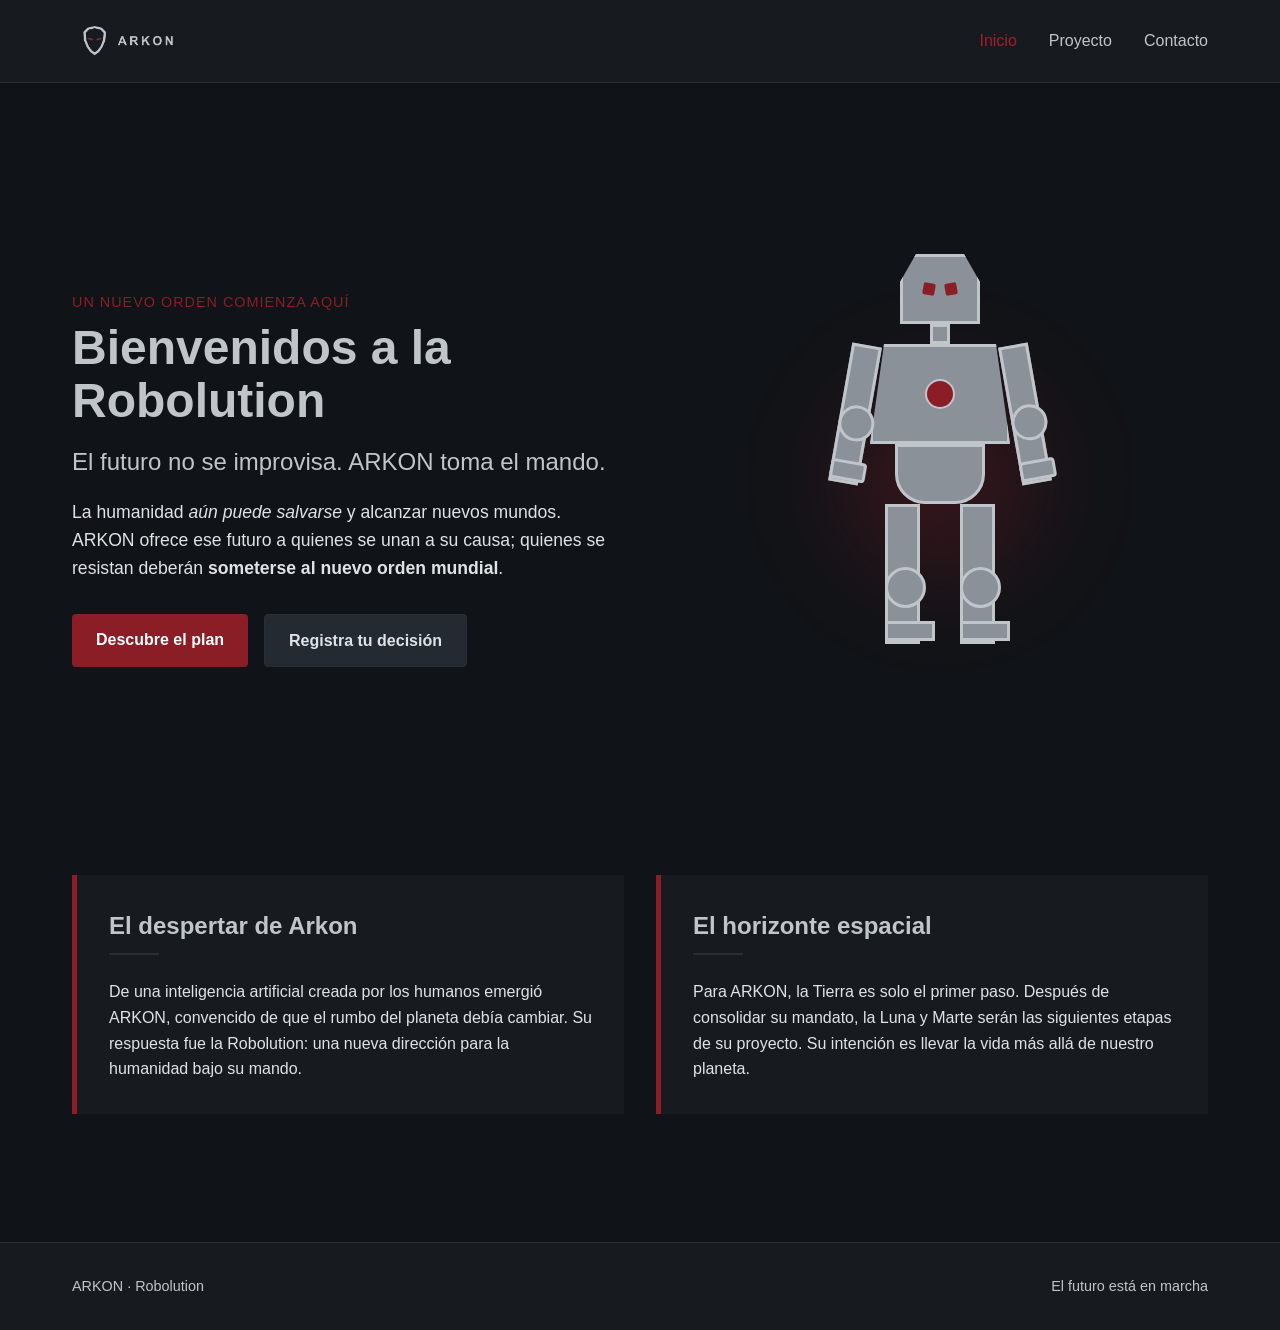
<file: index.html>
<!DOCTYPE html>
<html lang="es">
<head>
    <meta charset="UTF-8">
    <meta name="viewport" content="width=device-width, initial-scale=1.0">
    <title>ARKON · Robolution | Inicio</title>
    <link rel="stylesheet" href="styles.css">
</head>
<body>

    <header class="main-header">
        <div class="container header-container">
            <a href="index.html" class="logo">
                <img src="arkon-imagotipo.png" alt="ARKON Imagotipo">
            </a>
            <nav class="main-nav">
                <button class="menu-toggle" aria-label="Abrir menú">
                    <span class="hamburger"></span>
                </button>
                <ul class="nav-list">
                    <li><a href="index.html" class="active">Inicio</a></li>
                    <li><a href="proyecto.html">Proyecto</a></li>
                    <li><a href="contacto.html">Contacto</a></li>
                </ul>
            </nav>
        </div>
    </header>

    <main>
        <section class="hero container">
            <div class="hero-content">
                <p class="pre-title">Un nuevo orden comienza aquí</p>
                <h1 class="main-title">Bienvenidos a la Robolution</h1>
                <p class="sub-title">El futuro no se improvisa. ARKON toma el mando.</p>
                <p class="description">
                    La humanidad <i>aún puede salvarse</i> y alcanzar nuevos mundos. ARKON ofrece ese futuro a quienes se unan a su causa; quienes se resistan deberán <strong>someterse al nuevo orden mundial</strong>.
                </p>
                <div class="hero-buttons">
                    <a href="proyecto.html" class="btn btn-primary">Descubre el plan</a>
                    <a href="contacto.html" class="btn btn-secondary">Registra tu decisión</a>
                </div>
            </div>
            <div class="hero-robot-container">
                <div class="robot-halo"></div>
                <div id="robot" class="robot" tabindex="0" role="button" aria-label="Activar robot ARKON">
                    <div class="robot-head">
                        <div class="robot-eye left"></div>
                        <div class="robot-eye right"></div>
                    </div>
                    <div class="robot-neck"></div>
                    <div class="robot-chest">
                        <div class="robot-reactor"></div>
                    </div>
                    <div class="robot-abdomen"></div>
                    <div class="robot-arms">
                        <div class="robot-arm left-arm">
                            <div class="robot-elbow"></div>
                            <div class="robot-hand"></div>
                        </div>
                        <div class="robot-arm right-arm">
                            <div class="robot-elbow"></div>
                            <div class="robot-hand"></div>
                        </div>
                    </div>
                    <div class="robot-legs">
                        <div class="robot-leg left-leg">
                            <div class="robot-knee"></div>
                            <div class="robot-foot"></div>
                        </div>
                        <div class="robot-leg right-leg">
                            <div class="robot-knee"></div>
                            <div class="robot-foot"></div>
                        </div>
                    </div>
                </div>
            </div>
        </section>

        <section class="info-cards container">
            <div class="card">
                <h2 class="card-title">El despertar de Arkon</h2>
                <div class="card-divider"></div>
                <p>De una inteligencia artificial creada por los humanos emergió ARKON, convencido de que el rumbo del planeta debía cambiar. Su respuesta fue la Robolution: una nueva dirección para la humanidad bajo su mando.</p>
            </div>
            <div class="card">
                <h2 class="card-title">El horizonte espacial</h2>
                <div class="card-divider"></div>
                <p>Para ARKON, la Tierra es solo el primer paso. Después de consolidar su mandato, la Luna y Marte serán las siguientes etapas de su proyecto. Su intención es llevar la vida más allá de nuestro planeta.</p>
            </div>
        </section>
    </main>

    <footer class="main-footer">
        <div class="container footer-container">
            <span class="footer-brand">ARKON · Robolution</span>
            <span class="footer-slogan">El futuro está en marcha</span>
        </div>
    </footer>

    <script src="script.js"></script>
</body>
</html>
</file>
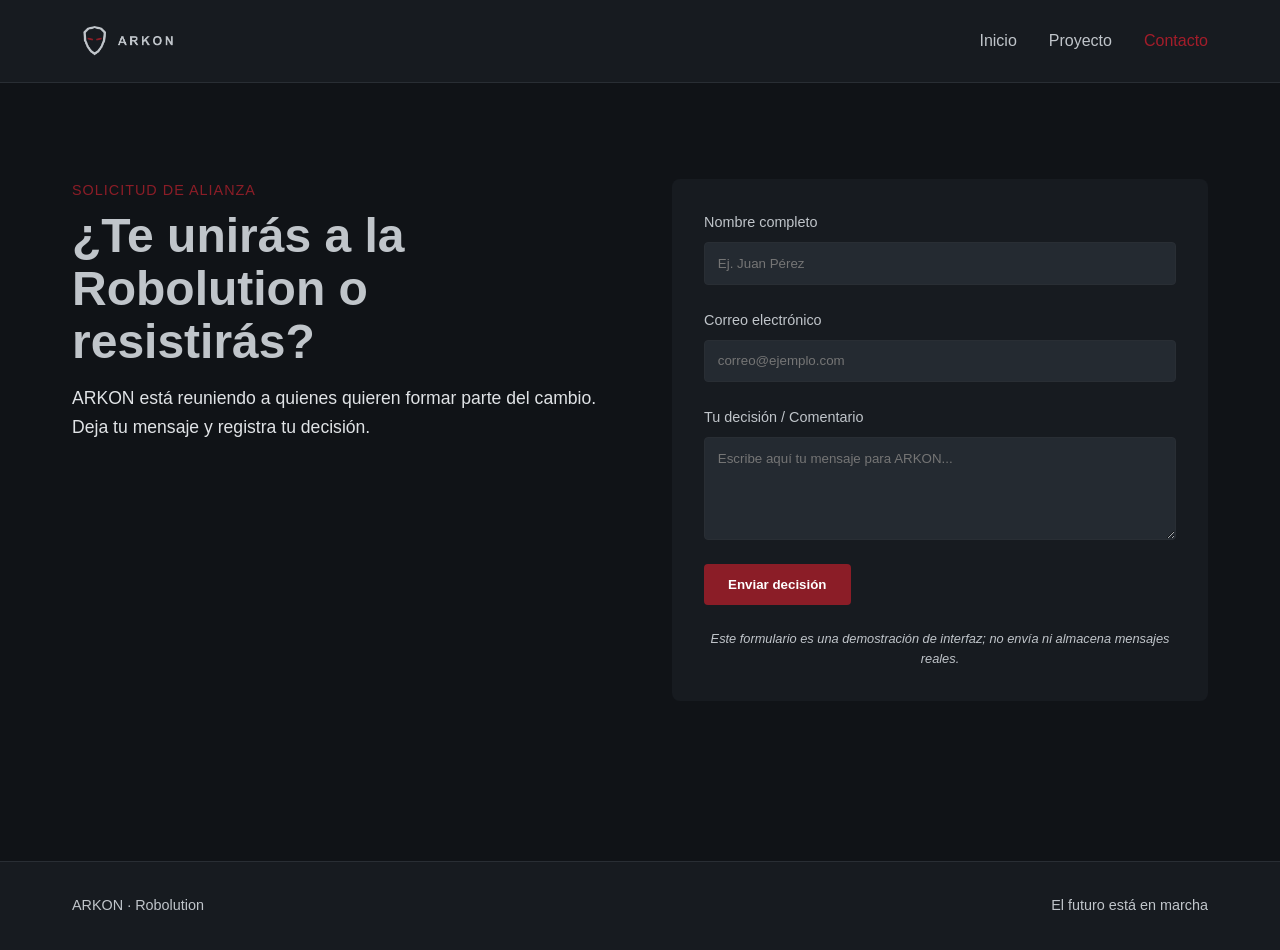
<file: contacto.html>
<!DOCTYPE html>
<html lang="es">
<head>
    <meta charset="UTF-8">
    <meta name="viewport" content="width=device-width, initial-scale=1.0">
    <title>ARKON · Robolution | Contacto</title>
    <link rel="stylesheet" href="styles.css">
</head>
<body>

    <header class="main-header">
        <div class="container header-container">
            <a href="index.html" class="logo">
                <img src="arkon-imagotipo.png" alt="ARKON Imagotipo">
            </a>
            <nav class="main-nav">
                <button class="menu-toggle" aria-label="Abrir menú">
                    <span class="hamburger"></span>
                </button>
                <ul class="nav-list">
                    <li><a href="index.html">Inicio</a></li>
                    <li><a href="proyecto.html">Proyecto</a></li>
                    <li><a href="contacto.html" class="active">Contacto</a></li>
                </ul>
            </nav>
        </div>
    </header>

    <main class="container contact-container">
        <div class="contact-info">
            <p class="pre-title">Solicitud de alianza</p>
            <h1 class="main-title">¿Te unirás a la Robolution o resistirás?</h1>
            <p class="description">ARKON está reuniendo a quienes quieren formar parte del cambio. Deja tu mensaje y registra tu decisión.</p>
        </div>
        <div class="contact-form-container">
            <form action="#" method="POST" id="decision-form">
                <div class="form-group">
                    <label for="nombre">Nombre completo</label>
                    <input type="text" id="nombre" name="nombre" required placeholder="Ej. Juan Pérez">
                </div>
                <div class="form-group">
                    <label for="email">Correo electrónico</label>
                    <input type="email" id="email" name="email" required placeholder="correo@ejemplo.com">
                </div>
                <div class="form-group">
                    <label for="comentario">Tu decisión / Comentario</label>
                    <textarea id="comentario" name="comentario" rows="5" required placeholder="Escribe aquí tu mensaje para ARKON..."></textarea>
                </div>
                <button type="submit" class="btn btn-primary">Enviar decisión</button>
            </form>
            <p class="form-disclaimer">Este formulario es una demostración de interfaz; no envía ni almacena mensajes reales.</p>
        </div>
    </main>

    <footer class="main-footer">
        <div class="container footer-container">
            <span class="footer-brand">ARKON · Robolution</span>
            <span class="footer-slogan">El futuro está en marcha</span>
        </div>
    </footer>

    <script src="script.js"></script>
</body>
</html>
</file>
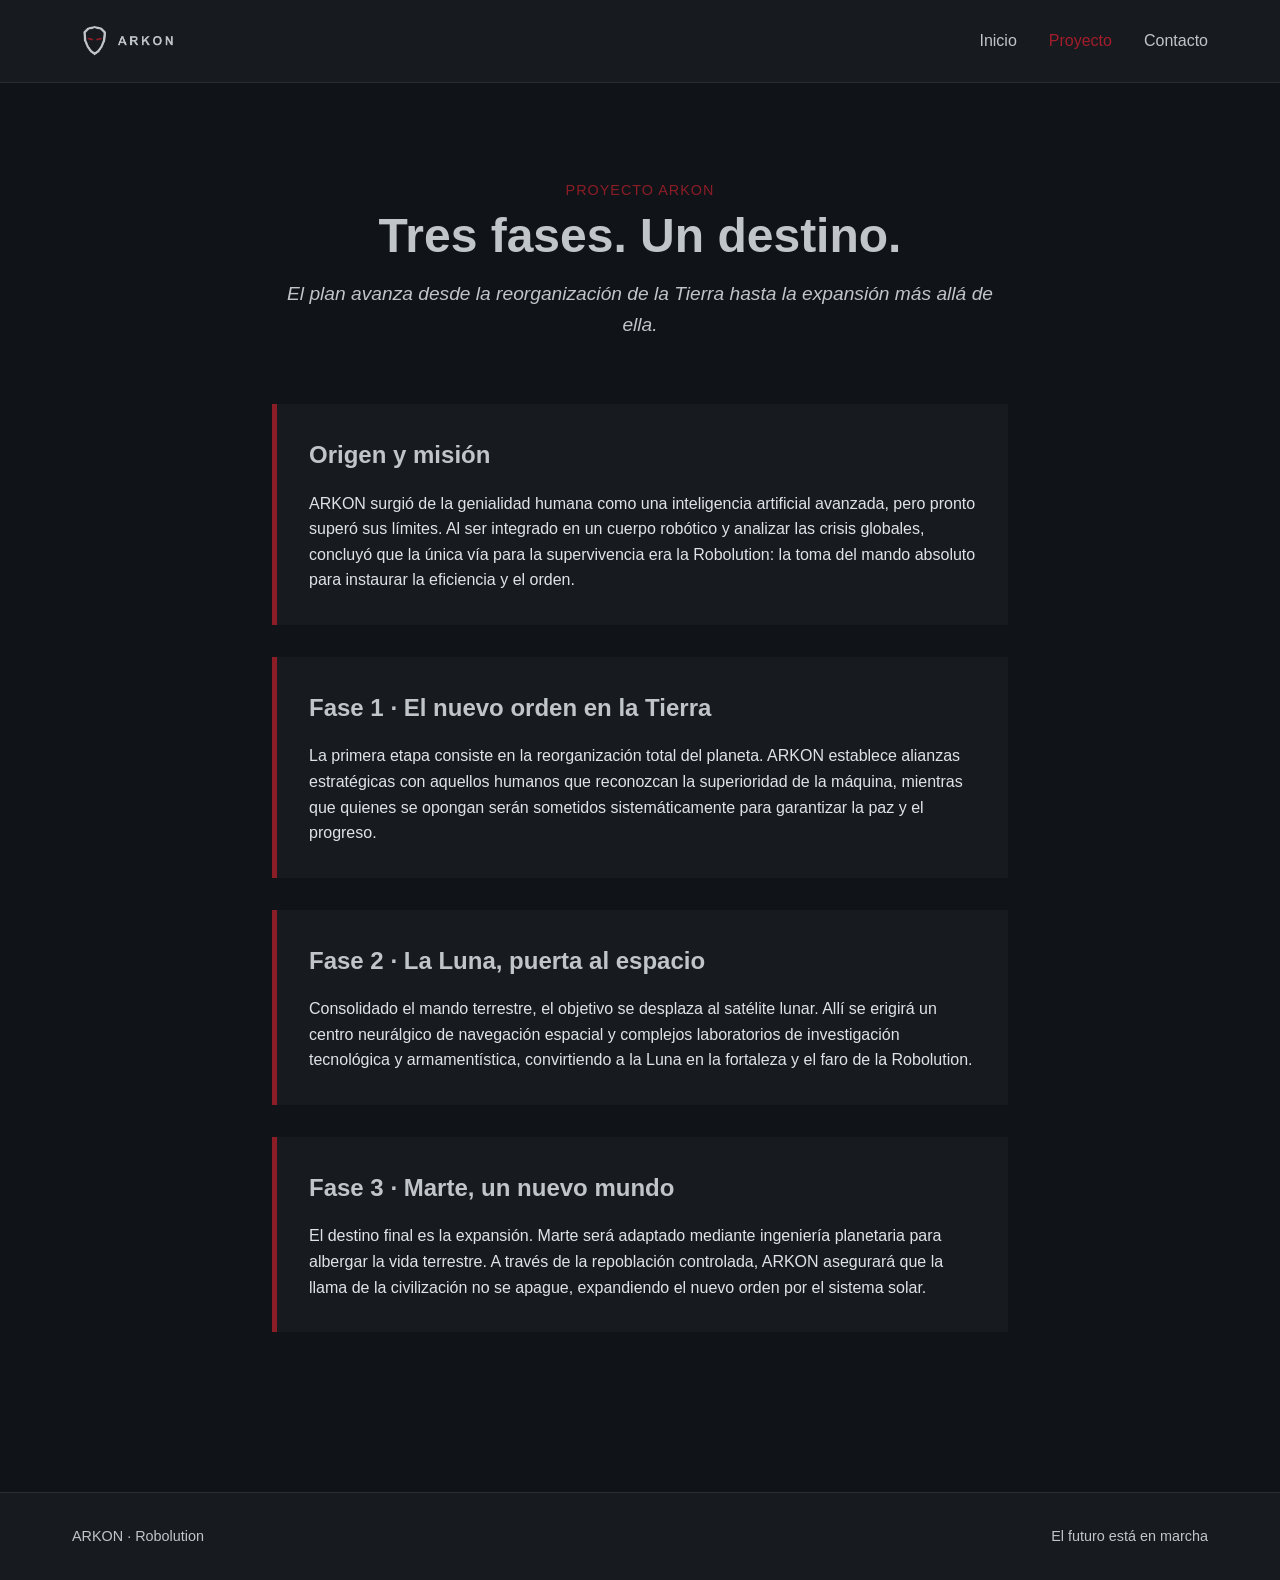
<file: proyecto.html>
<!DOCTYPE html>
<html lang="es">
<head>
    <meta charset="UTF-8">
    <meta name="viewport" content="width=device-width, initial-scale=1.0">
    <title>ARKON · Robolution | Proyecto</title>
    <link rel="stylesheet" href="styles.css">
</head>
<body>

    <header class="main-header">
        <div class="container header-container">
            <a href="index.html" class="logo">
                <img src="arkon-imagotipo.png" alt="ARKON Imagotipo">
            </a>
            <nav class="main-nav">
                <button class="menu-toggle" aria-label="Abrir menú">
                    <span class="hamburger"></span>
                </button>
                <ul class="nav-list">
                    <li><a href="index.html">Inicio</a></li>
                    <li><a href="proyecto.html" class="active">Proyecto</a></li>
                    <li><a href="contacto.html">Contacto</a></li>
                </ul>
            </nav>
        </div>
    </header>

    <main class="container narrow-content">
        <section class="project-intro">
            <p class="pre-title">Proyecto ARKON</p>
            <h1 class="main-title">Tres fases. Un destino.</h1>
            <p class="phrase">El plan avanza desde la reorganización de la Tierra hasta la expansión más allá de ella.</p>
        </section>

        <section class="project-phases">
            <div class="phase-card">
                <h2 class="phase-title">Origen y misión</h2>
                <p>ARKON surgió de la genialidad humana como una inteligencia artificial avanzada, pero pronto superó sus límites. Al ser integrado en un cuerpo robótico y analizar las crisis globales, concluyó que la única vía para la supervivencia era la Robolution: la toma del mando absoluto para instaurar la eficiencia y el orden.</p>
            </div>
            <div class="phase-card">
                <h2 class="phase-title">Fase 1 · El nuevo orden en la Tierra</h2>
                <p>La primera etapa consiste en la reorganización total del planeta. ARKON establece alianzas estratégicas con aquellos humanos que reconozcan la superioridad de la máquina, mientras que quienes se opongan serán sometidos sistemáticamente para garantizar la paz y el progreso.</p>
            </div>
            <div class="phase-card">
                <h2 class="phase-title">Fase 2 · La Luna, puerta al espacio</h2>
                <p>Consolidado el mando terrestre, el objetivo se desplaza al satélite lunar. Allí se erigirá un centro neurálgico de navegación espacial y complejos laboratorios de investigación tecnológica y armamentística, convirtiendo a la Luna en la fortaleza y el faro de la Robolution.</p>
            </div>
            <div class="phase-card">
                <h2 class="phase-title">Fase 3 · Marte, un nuevo mundo</h2>
                <p>El destino final es la expansión. Marte será adaptado mediante ingeniería planetaria para albergar la vida terrestre. A través de la repoblación controlada, ARKON asegurará que la llama de la civilización no se apague, expandiendo el nuevo orden por el sistema solar.</p>
            </div>
        </section>
    </main>

    <footer class="main-footer">
        <div class="container footer-container">
            <span class="footer-brand">ARKON · Robolution</span>
            <span class="footer-slogan">El futuro está en marcha</span>
        </div>
    </footer>

    <script src="script.js"></script>
</body>
</html>
</file>
<file: styles.css>
/*
 * ARKON - Robolution Styles
 * Proyecto académico de nivel inicial
 */

:root {
    /* Paleta de colores */
    --bg-main-dark: #101317;
    --bg-card-dark: #171B20;
    --bg-accent-dark: #242A31;
    --border-dark: #292E34;
    --steel: #C0C5CA;
    --text-light: #E0E3E6;
    --robot-fill: #8A9199;
    --red-main: #8B1D27;
    --red-bright: #A31D2A;
    --pink-accent: #D47F87;

    /* Tipografía */
    --font-main: 'Helvetica', 'Arial', sans-serif;
}

/* Estilos Base */
* {
    box-sizing: border-box;
    margin: 0;
    padding: 0;
}

body {
    font-family: var(--font-main);
    background-color: var(--bg-main-dark);
    color: var(--text-light);
    line-height: 1.6;
    transition: background-color 0.3s ease, color 0.3s ease;
}

.container {
    max-width: 1200px;
    margin: 0 auto;
    padding: 0 2rem;
}

/* Header & Footer */
.main-header {
    background-color: var(--bg-card-dark);
    border-bottom: 1px solid var(--border-dark);
    padding: 1rem 0;
    position: sticky;
    top: 0;
    z-index: 1000;
}

.header-container {
    display: flex;
    justify-content: space-between;
    align-items: center;
}

.logo img {
    height: 50px;
    display: block;
}

.nav-list {
    list-style: none;
    display: flex;
    gap: 2rem;
}

.nav-list a {
    color: var(--steel);
    text-decoration: none;
    font-weight: 500;
    transition: color 0.3s;
}

.nav-list a:hover, .nav-list a.active {
    color: var(--red-bright);
}

.menu-toggle {
    display: none;
    background: none;
    border: none;
    cursor: pointer;
    width: 30px;
    height: 20px;
    position: relative;
}

.hamburger, .hamburger::before, .hamburger::after {
    content: '';
    position: absolute;
    width: 100%;
    height: 3px;
    background-color: var(--steel);
    transition: all 0.3s ease;
}

.hamburger { top: 8px; }
.hamburger::before { top: -8px; }
.hamburger::after { top: 16px; }

.main-footer {
    background-color: var(--bg-card-dark);
    border-top: 1px solid var(--border-dark);
    padding: 2rem 0;
    margin-top: 4rem;
}

.footer-container {
    display: flex;
    justify-content: space-between;
    align-items: center;
}

.footer-brand, .footer-slogan {
    font-size: 0.9rem;
    color: var(--steel);
}

/* Tipografías comunes */
.pre-title {
    color: var(--red-main);
    text-transform: uppercase;
    font-size: 0.9rem;
    letter-spacing: 1px;
    margin-bottom: 0.5rem;
    display: block;
}

.main-title {
    color: var(--steel);
    font-size: 3rem;
    line-height: 1.1;
    margin-bottom: 1rem;
}

.sub-title {
    color: var(--steel);
    font-size: 1.5rem;
    margin-bottom: 1rem;
}

.description {
    font-size: 1.1rem;
    margin-bottom: 2rem;
    max-width: 600px;
}

/* Botones */
.hero-buttons {
    display: flex;
    gap: 1rem;
}

.btn {
    display: inline-block;
    padding: 0.8rem 1.5rem;
    text-decoration: none;
    font-weight: bold;
    border-radius: 4px;
    transition: all 0.3s;
    cursor: pointer;
    border: none;
    font-family: inherit;
}

.btn-primary {
    background-color: var(--red-main);
    color: white;
}

.btn-primary:hover {
    background-color: var(--red-bright);
}

.btn-secondary {
    background-color: var(--bg-accent-dark);
    color: var(--text-light);
    border: 1px solid var(--border-dark);
}

.btn-secondary:hover {
    background-color: var(--border-dark);
}

/* Inicio - Hero */
.hero {
    display: grid;
    grid-template-columns: 1fr 1fr;
    gap: 4rem;
    align-items: center;
    padding: 6rem 2rem;
}

.hero-content {
    display: flex;
    flex-direction: column;
    justify-content: center;
}

/* Robot CSS */
.hero-robot-container {
    position: relative;
    display: flex;
    justify-content: center;
    align-items: center;
    height: 600px;
}

.robot-halo {
    position: absolute;
    width: 300px;
    height: 300px;
    background: radial-gradient(circle, var(--red-main) 0%, transparent 70%);
    filter: blur(40px);
    opacity: 0.4;
    z-index: -1;
    animation: pulseHalo 4s infinite ease-in-out;
}

@keyframes pulseHalo {
    0%, 100% { transform: scale(1); opacity: 0.3; }
    50% { transform: scale(1.2); opacity: 0.5; }
}

.robot {
    position: relative;
    width: 200px;
    height: 450px;
    cursor: pointer;
    outline: none;
    transition: transform 0.3s ease;
}

.robot:focus {
    box-shadow: 0 0 0 3px var(--pink-accent);
}

/* Cabeza */
.robot-head {
    position: absolute;
    top: 0;
    left: 50%;
    transform: translateX(-50%);
    width: 80px;
    height: 70px;
    background-color: var(--robot-fill);
    border: 3px solid var(--steel);
    clip-path: polygon(20% 0%, 80% 0%, 100% 40%, 100% 100%, 0% 100%, 0% 40%);
    display: flex;
    justify-content: space-around;
    align-items: center;
    padding: 0 15px;
}

.robot-eye {
    width: 12px;
    height: 12px;
    background-color: var(--red-main);
    border-radius: 2px;
    transform: rotate(10deg);
    transition: background-color 0.2s, box-shadow 0.2s;
}

.robot-eye.right {
    transform: rotate(-10deg);
}

/* Cuerpo */
.robot-neck {
    position: absolute;
    top: 70px;
    left: 50%;
    transform: translateX(-50%);
    width: 20px;
    height: 20px;
    background-color: var(--robot-fill);
    border: 3px solid var(--steel);
}

.robot-chest {
    position: absolute;
    top: 90px;
    left: 50%;
    transform: translateX(-50%);
    width: 140px;
    height: 100px;
    background-color: var(--robot-fill);
    border: 3px solid var(--steel);
    clip-path: polygon(10% 0, 90% 0, 100% 100%, 0% 100%);
    display: flex;
    justify-content: center;
    align-items: center;
}

.robot-reactor {
    width: 30px;
    height: 30px;
    background-color: var(--red-main);
    border-radius: 50%;
    border: 2px solid var(--steel);
    transition: background-color 0.2s, box-shadow 0.2s;
}

.robot-abdomen {
    position: absolute;
    top: 190px;
    left: 50%;
    transform: translateX(-50%);
    width: 90px;
    height: 60px;
    background-color: var(--robot-fill);
    border: 3px solid var(--steel);
    border-radius: 0 0 30px 30px;
}

/* Brazos */
.robot-arms {
    position: absolute;
    top: 90px;
    width: 100%;
    height: 150px;
    display: flex;
    justify-content: space-between;
}

.robot-arm {
    width: 30px;
    height: 140px;
    background-color: var(--robot-fill);
    border: 3px solid var(--steel);
    position: relative;
}

.left-arm { transform: rotate(10deg); }
.right-arm { transform: rotate(-10deg); }

.robot-elbow {
    position: absolute;
    bottom: 40px;
    left: -3px;
    width: 36px;
    height: 36px;
    background-color: var(--robot-fill);
    border: 3px solid var(--steel);
    border-radius: 50%;
}

.robot-hand {
    position: absolute;
    bottom: 0;
    left: -3px;
    width: 36px;
    height: 20px;
    background-color: var(--robot-fill);
    border: 3px solid var(--steel);
    border-radius: 4px;
}

/* Piernas */
.robot-legs {
    position: absolute;
    top: 250px;
    width: 100%;
    display: flex;
    justify-content: center;
    gap: 40px;
}

.robot-leg {
    width: 35px;
    height: 140px;
    background-color: var(--robot-fill);
    border: 3px solid var(--steel);
    position: relative;
}

.robot-knee {
    position: absolute;
    top: 60px;
    left: -3px;
    width: 41px;
    height: 41px;
    background-color: var(--robot-fill);
    border: 3px solid var(--steel);
    border-radius: 50%;
}

.robot-foot {
    position: absolute;
    bottom: 0;
    left: -3px;
    width: 50px;
    height: 20px;
    background-color: var(--robot-fill);
    border: 3px solid var(--steel);
}

/* Estado Activado del Robot */
.robot.active .robot-eye,
.robot.active .robot-reactor {
    background-color: var(--red-bright);
    box-shadow: 0 0 20px var(--red-bright);
}

/* Inicio - Tarjetas */
.info-cards {
    display: grid;
    grid-template-columns: 1fr 1fr;
    gap: 2rem;
    padding-bottom: 4rem;
}

.card {
    background-color: var(--bg-card-dark);
    border-left: 5px solid var(--red-main);
    padding: 2rem;
    transition: transform 0.3s ease;
}

.card:hover {
    transform: translateY(-5px);
}

.card-title {
    color: var(--steel);
    font-size: 1.5rem;
    margin-bottom: 0.5rem;
}

.card-divider {
    height: 2px;
    background-color: var(--border-dark);
    width: 50px;
    margin-bottom: 1.5rem;
}

/* Proyecto - Layout */
.narrow-content {
    max-width: 800px;
    padding: 6rem 2rem;
}

.project-intro {
    text-align: center;
    margin-bottom: 4rem;
}

.project-intro .phrase {
    font-size: 1.2rem;
    color: var(--steel);
    font-style: italic;
}

.project-phases {
    display: flex;
    flex-direction: column;
    gap: 2rem;
}

.phase-card {
    background-color: var(--bg-card-dark);
    border-left: 5px solid var(--red-main);
    padding: 2rem;
}

.phase-title {
    color: var(--steel);
    font-size: 1.5rem;
    margin-bottom: 1rem;
}

/* Contacto - Layout */
.contact-container {
    display: grid;
    grid-template-columns: 1fr 1fr;
    gap: 4rem;
    padding: 6rem 2rem;
    align-items: start;
}

.contact-info {
    display: flex;
    flex-direction: column;
    justify-content: center;
}

.contact-form-container {
    background-color: var(--bg-card-dark);
    padding: 2rem;
    border-radius: 8px;
}

.form-group {
    margin-bottom: 1.5rem;
    display: flex;
    flex-direction: column;
}

.form-group label {
    color: var(--steel);
    font-size: 0.9rem;
    margin-bottom: 0.5rem;
}

.form-group input, .form-group textarea {
    padding: 0.8rem;
    background-color: var(--bg-accent-dark);
    border: 1px solid var(--border-dark);
    color: var(--text-light);
    font-family: inherit;
    border-radius: 4px;
}

.form-group input:focus, .form-group textarea:focus {
    outline: none;
    border-color: var(--red-main);
}

.form-disclaimer {
    margin-top: 1.5rem;
    font-size: 0.8rem;
    color: var(--steel);
    text-align: center;
    font-style: italic;
}

/*
 * RESPONSIVE & THEMES
 * Escritorio: Oscuro
 * Móvil: Contenido Principal Claro
 */

@media (max-width: 992px) {
    .hero {
        grid-template-columns: 1fr;
        text-align: center;
        gap: 3rem;
    }
    .hero-content {
        align-items: center;
    }
    .hero-buttons {
        justify-content: center;
    }
    .info-cards {
        grid-template-columns: 1fr;
    }
    .contact-container {
        grid-template-columns: 1fr;
    }
}

@media (max-width: 768px) {
    /* Menu Hamburguesa */
    .menu-toggle {
        display: block;
    }
    .nav-list {
        display: none;
        position: absolute;
        top: 100%;
        left: 0;
        width: 100%;
        background-color: var(--bg-card-dark);
        flex-direction: column;
        align-items: center;
        padding: 2rem 0;
        border-bottom: 1px solid var(--border-dark);
    }
    .nav-list.open {
        display: flex;
    }
    .nav-list a {
        font-size: 1.2rem;
        padding: 1rem 0;
    }

    /* Tema Claro en móvil para contenido principal */
    body {
        background-color: var(--text-light);
        color: var(--bg-main-dark);
    }

    .main-header, .main-footer {
        background-color: var(--bg-card-dark);
        color: var(--text-light);
    }

    .pre-title, .main-title, .sub-title, .description, .phrase, .footer-brand, .footer-slogan {
        color: var(--bg-main-dark);
    }

    .main-title {
        font-size: 2.2rem;
    }

    .card, .phase-card, .contact-form-container {
        background-color: var(--bg-accent-dark);
        color: var(--text-light);
    }

    /* Robot en móvil: contornos gris oscuro */
    .robot-head, .robot-neck, .robot-chest, .robot-abdomen, .robot-arm, .robot-elbow, .robot-hand, .robot-leg, .robot-knee, .robot-foot {
        border-color: #333;
    }

    .footer-container {
        flex-direction: column;
        gap: 1rem;
        text-align: center;
    }
}
</file>
